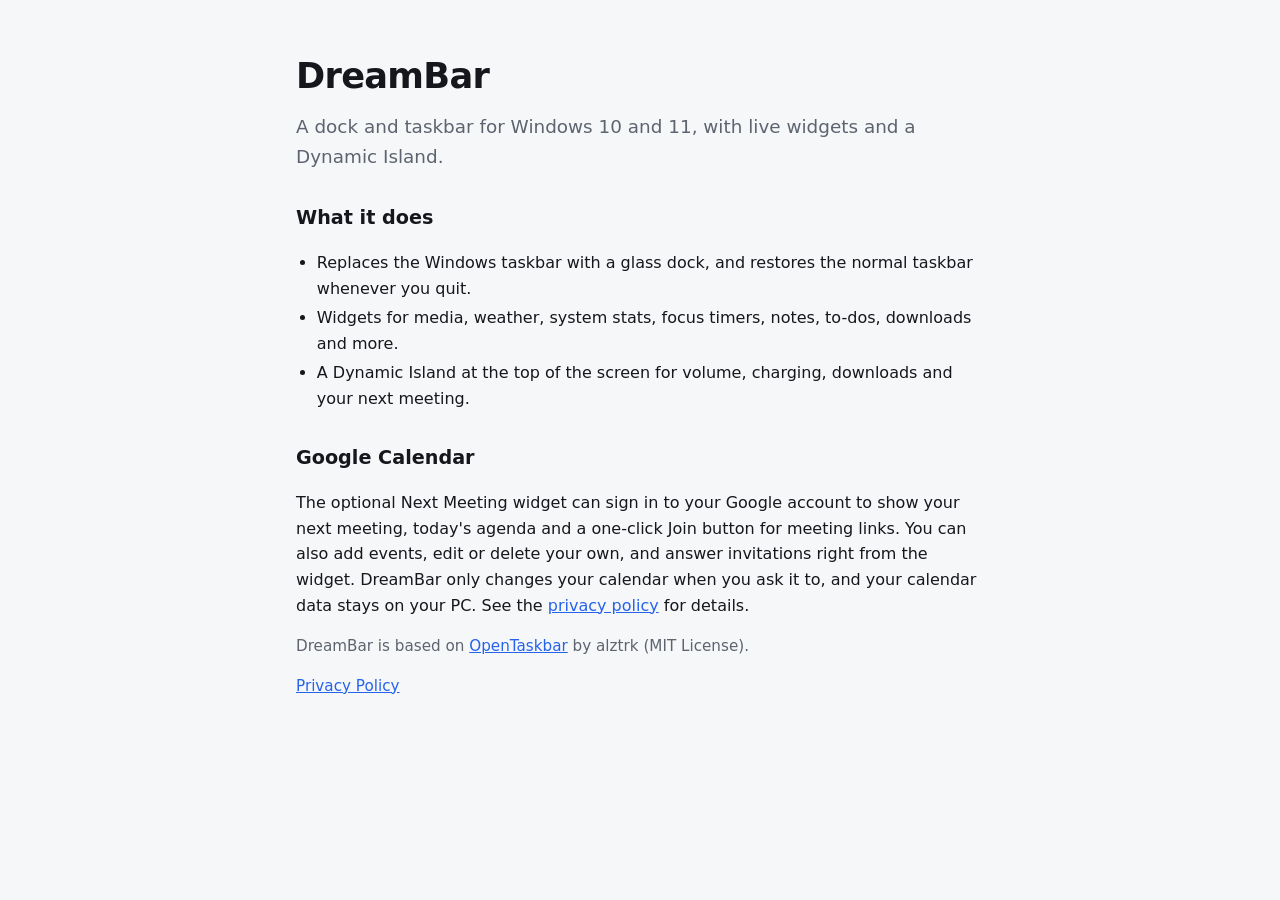
<file: index.html>
<!doctype html>
<html lang="en">
<head>
<meta charset="utf-8">
<meta name="viewport" content="width=device-width, initial-scale=1">
<title>DreamBar</title>
<meta name="description" content="DreamBar is a dock and taskbar for Windows with widgets and a Dynamic Island.">
<link rel="stylesheet" href="style.css">
</head>
<body>
<main>
  <h1>DreamBar</h1>
  <p class="lead">A dock and taskbar for Windows 10 and 11, with live widgets and a Dynamic Island.</p>

  <h2>What it does</h2>
  <ul>
    <li>Replaces the Windows taskbar with a glass dock, and restores the normal taskbar whenever you quit.</li>
    <li>Widgets for media, weather, system stats, focus timers, notes, to-dos, downloads and more.</li>
    <li>A Dynamic Island at the top of the screen for volume, charging, downloads and your next meeting.</li>
  </ul>

  <h2>Google Calendar</h2>
  <p>The optional Next Meeting widget can sign in to your Google account to show your next meeting, today's agenda and a
    one-click Join button for meeting links. You can also add events, edit or delete your own, and answer invitations
    right from the widget. DreamBar only changes your calendar when you ask it to, and your calendar data stays on your PC.
    See the <a href="privacy.html">privacy policy</a> for details.</p>

  <p class="muted">DreamBar is based on <a href="https://github.com/alztrk/opentaskbar">OpenTaskbar</a> by alztrk (MIT License).</p>
  <p class="muted"><a href="privacy.html">Privacy Policy</a></p>
</main>
</body>
</html>
</file>
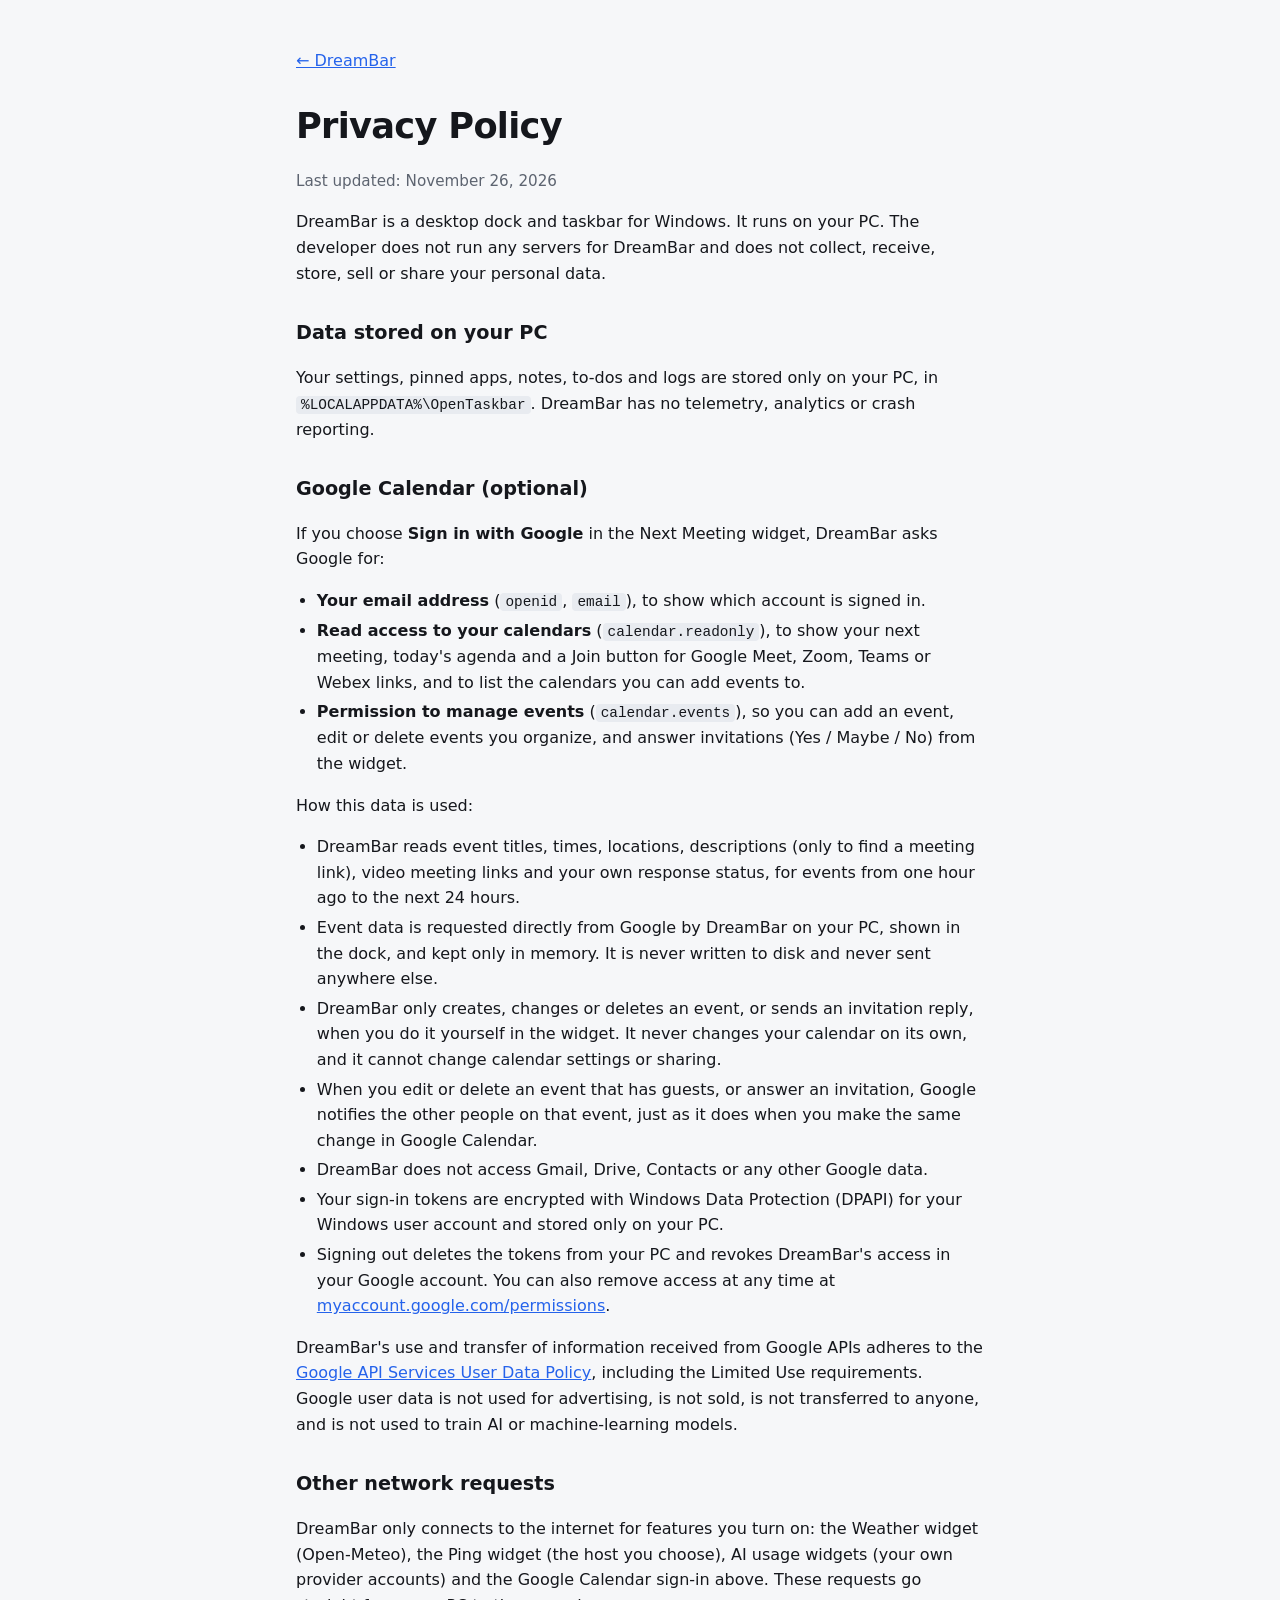
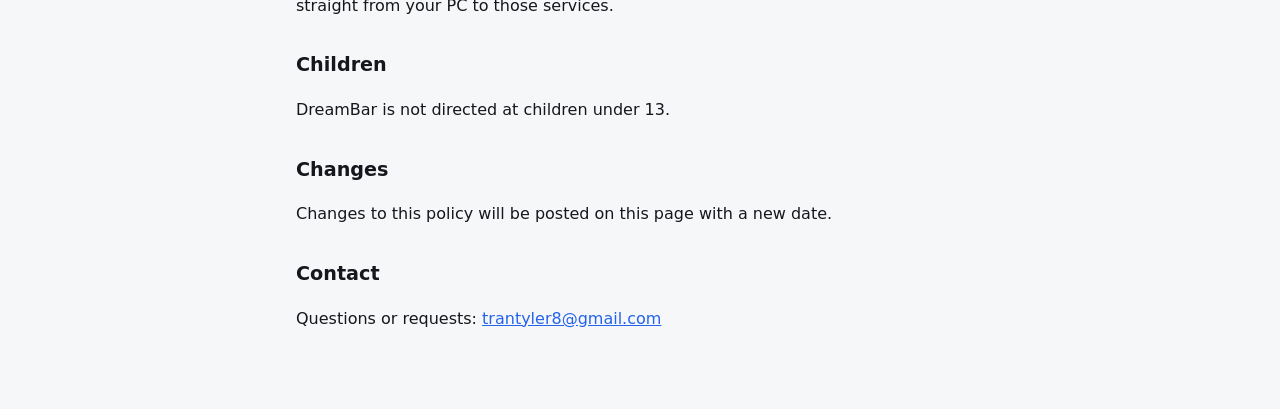
<file: privacy.html>
<!doctype html>
<html lang="en">
<head>
<meta charset="utf-8">
<meta name="viewport" content="width=device-width, initial-scale=1">
<title>DreamBar Privacy Policy</title>
<link rel="stylesheet" href="style.css">
</head>
<body>
<main>
  <p class="back"><a href="index.html">← DreamBar</a></p>
  <h1>Privacy Policy</h1>
  <p class="muted">Last updated: November 26, 2026</p>

  <p>DreamBar is a desktop dock and taskbar for Windows. It runs on your PC. The developer does not run any servers for
    DreamBar and does not collect, receive, store, sell or share your personal data.</p>

  <h2>Data stored on your PC</h2>
  <p>Your settings, pinned apps, notes, to-dos and logs are stored only on your PC, in
    <code>%LOCALAPPDATA%\OpenTaskbar</code>. DreamBar has no telemetry, analytics or crash reporting.</p>

  <h2>Google Calendar (optional)</h2>
  <p>If you choose <strong>Sign in with Google</strong> in the Next Meeting widget, DreamBar asks Google for:</p>
  <ul>
    <li><strong>Your email address</strong> (<code>openid</code>, <code>email</code>), to show which account is signed in.</li>
    <li><strong>Read access to your calendars</strong> (<code>calendar.readonly</code>), to show your next meeting, today's
      agenda and a Join button for Google Meet, Zoom, Teams or Webex links, and to list the calendars you can add events to.</li>
    <li><strong>Permission to manage events</strong> (<code>calendar.events</code>), so you can add an event, edit or delete
      events you organize, and answer invitations (Yes / Maybe / No) from the widget.</li>
  </ul>
  <p>How this data is used:</p>
  <ul>
    <li>DreamBar reads event titles, times, locations, descriptions (only to find a meeting link), video meeting links and
      your own response status, for events from one hour ago to the next 24 hours.</li>
    <li>Event data is requested directly from Google by DreamBar on your PC, shown in the dock, and kept only in memory.
      It is never written to disk and never sent anywhere else.</li>
    <li>DreamBar only creates, changes or deletes an event, or sends an invitation reply, when you do it yourself in the
      widget. It never changes your calendar on its own, and it cannot change calendar settings or sharing.</li>
    <li>When you edit or delete an event that has guests, or answer an invitation, Google notifies the other people on
      that event, just as it does when you make the same change in Google Calendar.</li>
    <li>DreamBar does not access Gmail, Drive, Contacts or any other Google data.</li>
    <li>Your sign-in tokens are encrypted with Windows Data Protection (DPAPI) for your Windows user account and stored
      only on your PC.</li>
    <li>Signing out deletes the tokens from your PC and revokes DreamBar's access in your Google account. You can also remove
      access at any time at <a href="https://myaccount.google.com/permissions">myaccount.google.com/permissions</a>.</li>
  </ul>
  <p>DreamBar's use and transfer of information received from Google APIs adheres to the
    <a href="https://developers.google.com/terms/api-services-user-data-policy">Google API Services User Data Policy</a>,
    including the Limited Use requirements. Google user data is not used for advertising, is not sold, is not transferred
    to anyone, and is not used to train AI or machine-learning models.</p>

  <h2>Other network requests</h2>
  <p>DreamBar only connects to the internet for features you turn on: the Weather widget (Open-Meteo), the Ping widget
    (the host you choose), AI usage widgets (your own provider accounts) and the Google Calendar sign-in above. These
    requests go straight from your PC to those services.</p>

  <h2>Children</h2>
  <p>DreamBar is not directed at children under 13.</p>

  <h2>Changes</h2>
  <p>Changes to this policy will be posted on this page with a new date.</p>

  <h2>Contact</h2>
  <p>Questions or requests: <a href="mailto:trantyler8@gmail.com">trantyler8@gmail.com</a></p>
</main>
</body>
</html>
</file>
<file: style.css>
:root {
  --bg: #f6f7f9;
  --text: #15171c;
  --muted: #5d6470;
  --accent: #2563eb;
  --code: #e8ebf0;
  color-scheme: light dark;
}
@media (prefers-color-scheme: dark) {
  :root { --bg: #101217; --text: #eef0f4; --muted: #9aa3b2; --accent: #7cb3ff; --code: #1d212a; }
}
* { box-sizing: border-box; }
body {
  margin: 0;
  background: var(--bg);
  color: var(--text);
  font: 16px/1.6 "Segoe UI", system-ui, -apple-system, sans-serif;
}
main { max-width: 720px; margin: 0 auto; padding: 48px 16px 64px; }
h1 { font-size: 2.2rem; margin: 0 0 8px; letter-spacing: -0.02em; }
h2 { font-size: 1.2rem; margin: 32px 0 8px; }
.lead { font-size: 1.15rem; color: var(--muted); margin-top: 0; }
.muted { color: var(--muted); font-size: 0.95rem; }
.back { margin: 0 0 24px; }
a { color: var(--accent); }
code { background: var(--code); padding: 1px 5px; border-radius: 4px; font-size: 0.9em; overflow-wrap: anywhere; }
ul { padding-left: 1.3em; }
li { margin: 4px 0; }
</file>
